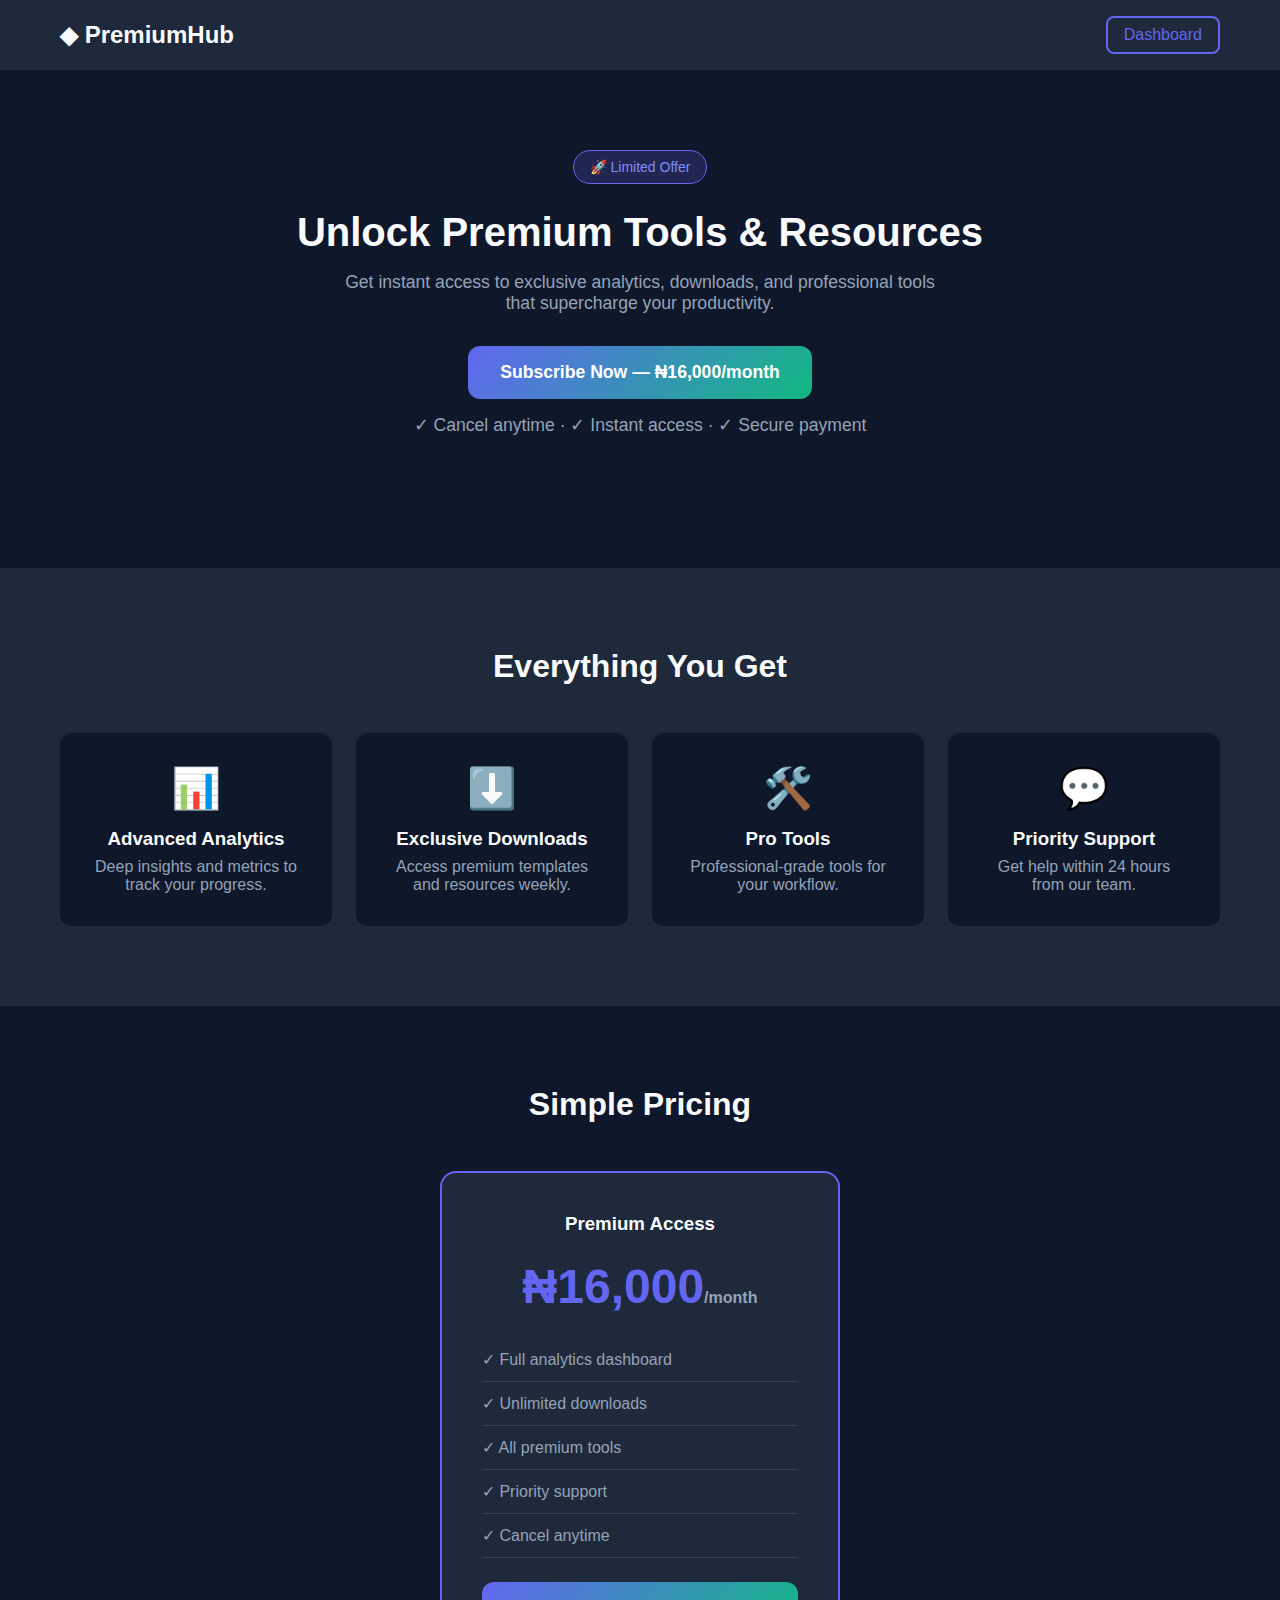
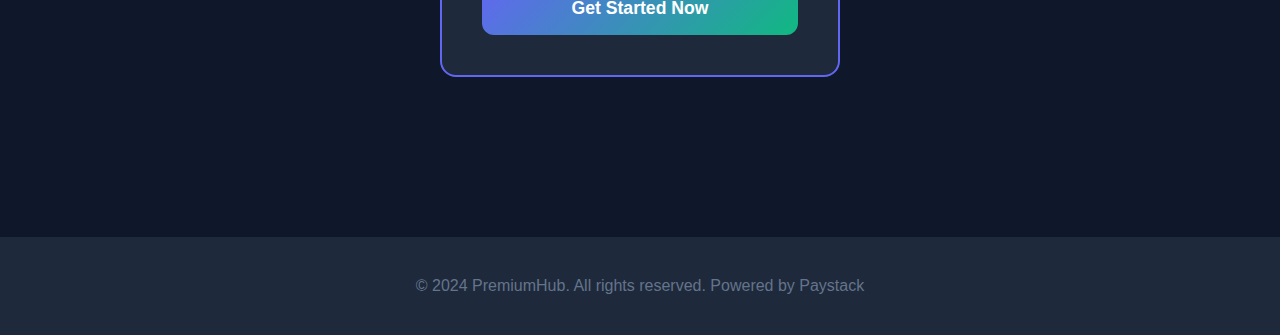
<file: index.html>
<!DOCTYPE html>
<html lang="en">
<head>
    <meta charset="UTF-8">
    <meta name="viewport" content="width=device-width, initial-scale=1.0">
    <title>PremiumHub | Subscribe Now</title>
    <script src="https://js.paystack.co/v1/inline.js"></script>
    <style>
        * { margin: 0; padding: 0; box-sizing: border-box; }
        body { font-family: -apple-system, BlinkMacSystemFont, 'Segoe UI', Roboto, sans-serif; background: #0f172a; color: #f8fafc; min-height: 100vh; }
        .container { max-width: 1200px; margin: 0 auto; padding: 0 20px; }
        
        /* Navbar */
        .navbar { background: #1e293b; padding: 16px 0; position: fixed; width: 100%; top: 0; z-index: 100; }
        .navbar .container { display: flex; justify-content: space-between; align-items: center; }
        .logo { font-size: 1.5rem; font-weight: 700; color: #f8fafc; text-decoration: none; }
        .nav-btn { background: transparent; border: 2px solid #6366f1; color: #6366f1; padding: 8px 16px; border-radius: 8px; cursor: pointer; text-decoration: none; }
        
        /* Hero */
        .hero { padding: 150px 20px 100px; text-align: center; }
        .badge { background: rgba(99,102,241,0.2); border: 1px solid #6366f1; padding: 8px 16px; border-radius: 50px; font-size: 0.875rem; color: #818cf8; display: inline-block; margin-bottom: 24px; }
        .hero h1 { font-size: 2.5rem; margin-bottom: 16px; line-height: 1.2; }
        .hero p { color: #94a3b8; font-size: 1.1rem; margin-bottom: 32px; max-width: 600px; margin-left: auto; margin-right: auto; }
        .btn-primary { background: linear-gradient(135deg, #6366f1, #10b981); color: white; border: none; padding: 16px 32px; font-size: 1.1rem; border-radius: 12px; cursor: pointer; font-weight: 600; }
        .btn-primary:hover { opacity: 0.9; }
        .hero-note { margin-top: 16px; color: #64748b; font-size: 0.875rem; }
        
        /* Features */
        .features { padding: 80px 20px; background: #1e293b; }
        .section-title { text-align: center; font-size: 2rem; margin-bottom: 48px; }
        .features-grid { display: grid; grid-template-columns: repeat(auto-fit, minmax(250px, 1fr)); gap: 24px; }
        .feature-card { background: #0f172a; padding: 32px; border-radius: 12px; text-align: center; }
        .feature-icon { font-size: 2.5rem; margin-bottom: 16px; }
        .feature-card h3 { margin-bottom: 8px; }
        .feature-card p { color: #94a3b8; }
        
        /* Pricing */
        .pricing { padding: 80px 20px; text-align: center; }
        .pricing-card { background: #1e293b; max-width: 400px; margin: 0 auto; border-radius: 16px; padding: 40px; border: 2px solid #6366f1; }
        .price { font-size: 3rem; font-weight: 800; color: #6366f1; margin: 24px 0; }
        .price span { font-size: 1rem; color: #94a3b8; }
        .pricing-features { list-style: none; text-align: left; margin: 24px 0; }
        .pricing-features li { padding: 12px 0; border-bottom: 1px solid #334155; color: #94a3b8; }
        .btn-block { width: 100%; }
        
        /* Modal */
        .modal { display: none; position: fixed; top: 0; left: 0; width: 100%; height: 100%; background: rgba(0,0,0,0.9); z-index: 1000; justify-content: center; align-items: center; padding: 20px; }
        .modal.active { display: flex; }
        .modal-content { background: #1e293b; padding: 40px; border-radius: 16px; width: 100%; max-width: 400px; position: relative; }
        .modal-close { position: absolute; top: 16px; right: 20px; font-size: 2rem; cursor: pointer; color: #94a3b8; }
        .modal-content h2 { margin-bottom: 8px; }
        .modal-content > p { color: #94a3b8; margin-bottom: 24px; }
        .form-group { margin-bottom: 20px; }
        .form-group label { display: block; margin-bottom: 8px; font-weight: 500; }
        .form-group input { width: 100%; padding: 14px; background: #0f172a; border: 1px solid #334155; border-radius: 8px; color: #f8fafc; font-size: 1rem; }
        .form-group input:focus { outline: none; border-color: #6366f1; }
        .modal-secure { text-align: center; margin-top: 16px; color: #64748b; font-size: 0.875rem; }
        
        /* Footer */
        .footer { background: #1e293b; padding: 40px 20px; text-align: center; margin-top: 80px; }
        .footer p { color: #64748b; }
    </style>
</head>
<body>
    <nav class="navbar">
        <div class="container">
            <a href="index.html" class="logo">◆ PremiumHub</a>
            <a href="dashboard.html" class="nav-btn">Dashboard</a>
        </div>
    </nav>

    <header class="hero">
        <span class="badge">🚀 Limited Offer</span>
        <h1>Unlock Premium Tools & Resources</h1>
        <p>Get instant access to exclusive analytics, downloads, and professional tools that supercharge your productivity.</p>
        <button class="btn-primary" onclick="openModal()">Subscribe Now — ₦16,000/month</button>
        <p class="hero-note">✓ Cancel anytime · ✓ Instant access · ✓ Secure payment</p>
    </header>

    <section class="features">
        <div class="container">
            <h2 class="section-title">Everything You Get</h2>
            <div class="features-grid">
                <div class="feature-card">
                    <div class="feature-icon">📊</div>
                    <h3>Advanced Analytics</h3>
                    <p>Deep insights and metrics to track your progress.</p>
                </div>
                <div class="feature-card">
                    <div class="feature-icon">⬇️</div>
                    <h3>Exclusive Downloads</h3>
                    <p>Access premium templates and resources weekly.</p>
                </div>
                <div class="feature-card">
                    <div class="feature-icon">🛠️</div>
                    <h3>Pro Tools</h3>
                    <p>Professional-grade tools for your workflow.</p>
                </div>
                <div class="feature-card">
                    <div class="feature-icon">💬</div>
                    <h3>Priority Support</h3>
                    <p>Get help within 24 hours from our team.</p>
                </div>
            </div>
        </div>
    </section>

    <section class="pricing">
        <div class="container">
            <h2 class="section-title">Simple Pricing</h2>
            <div class="pricing-card">
                <h3>Premium Access</h3>
                <div class="price">₦16,000<span>/month</span></div>
                <ul class="pricing-features">
                    <li>✓ Full analytics dashboard</li>
                    <li>✓ Unlimited downloads</li>
                    <li>✓ All premium tools</li>
                    <li>✓ Priority support</li>
                    <li>✓ Cancel anytime</li>
                </ul>
                <button class="btn-primary btn-block" onclick="openModal()">Get Started Now</button>
            </div>
        </div>
    </section>

    <footer class="footer">
        <p>© 2024 PremiumHub. All rights reserved. Powered by Paystack</p>
    </footer>

    <!-- Payment Modal -->
    <div id="paymentModal" class="modal">
        <div class="modal-content">
            <span class="modal-close" onclick="closeModal()">&times;</span>
            <h2>Complete Your Subscription</h2>
            <p>Enter your details to continue</p>
            <form id="paymentForm">
                <div class="form-group">
                    <label>Email Address</label>
                    <input type="email" id="email" placeholder="your@email.com" required>
                </div>
                <div class="form-group">
                    <label>Full Name</label>
                    <input type="text" id="name" placeholder="Your full name" required>
                </div>
                <button type="submit" class="btn-primary btn-block">Pay ₦16,000 with Paystack</button>
            </form>
            <p class="modal-secure">🔒 Secured by Paystack</p>
        </div>
    </div>

    <script>
        function openModal() {
            document.getElementById('paymentModal').classList.add('active');
        }

        function closeModal() {
            document.getElementById('paymentModal').classList.remove('active');
        }

        // Close modal when clicking outside
        document.getElementById('paymentModal').addEventListener('click', function(e) {
            if (e.target === this) closeModal();
        });

        // Handle form submit
        document.getElementById('paymentForm').addEventListener('submit', function(e) {
            e.preventDefault();
            
            var email = document.getElementById('email').value;
            var name = document.getElementById('name').value;

            var handler = PaystackPop.setup({
                key: 'pk_live_18794be9809d543f92489b74092f937800df5aa8',
                email: email,
                amount: 1600000,
                currency: 'NGN',
                ref: 'PH_' + Date.now(),
                metadata: {
                    custom_fields: [
                        { display_name: "Name", variable_name: "name", value: name }
                    ]
                },
                callback: function(response) {
                    // Verify with backend
                    fetch('https://paystack-backend-9g7t.onrender.com/verify/' + response.reference)
                        .then(function(res) { return res.json(); })
                        .then(function(data) {
                            if (data.success) {
                                localStorage.setItem('premiumhub_subscribed', 'true');
                                window.location.href = 'dashboard.html?status=success&ref=' + response.reference;
                            } else {
                                alert('Payment verified! Redirecting...');
                                window.location.href = 'dashboard.html?status=success&ref=' + response.reference;
                            }
                        })
                        .catch(function() {
                            // If backend is slow, still redirect
                            window.location.href = 'dashboard.html?status=success&ref=' + response.reference;
                        });
                },
                onClose: function() {
                    alert('Payment cancelled');
                }
            });

            handler.openIframe();
        });
    </script>
</body>
  </html>
</file>
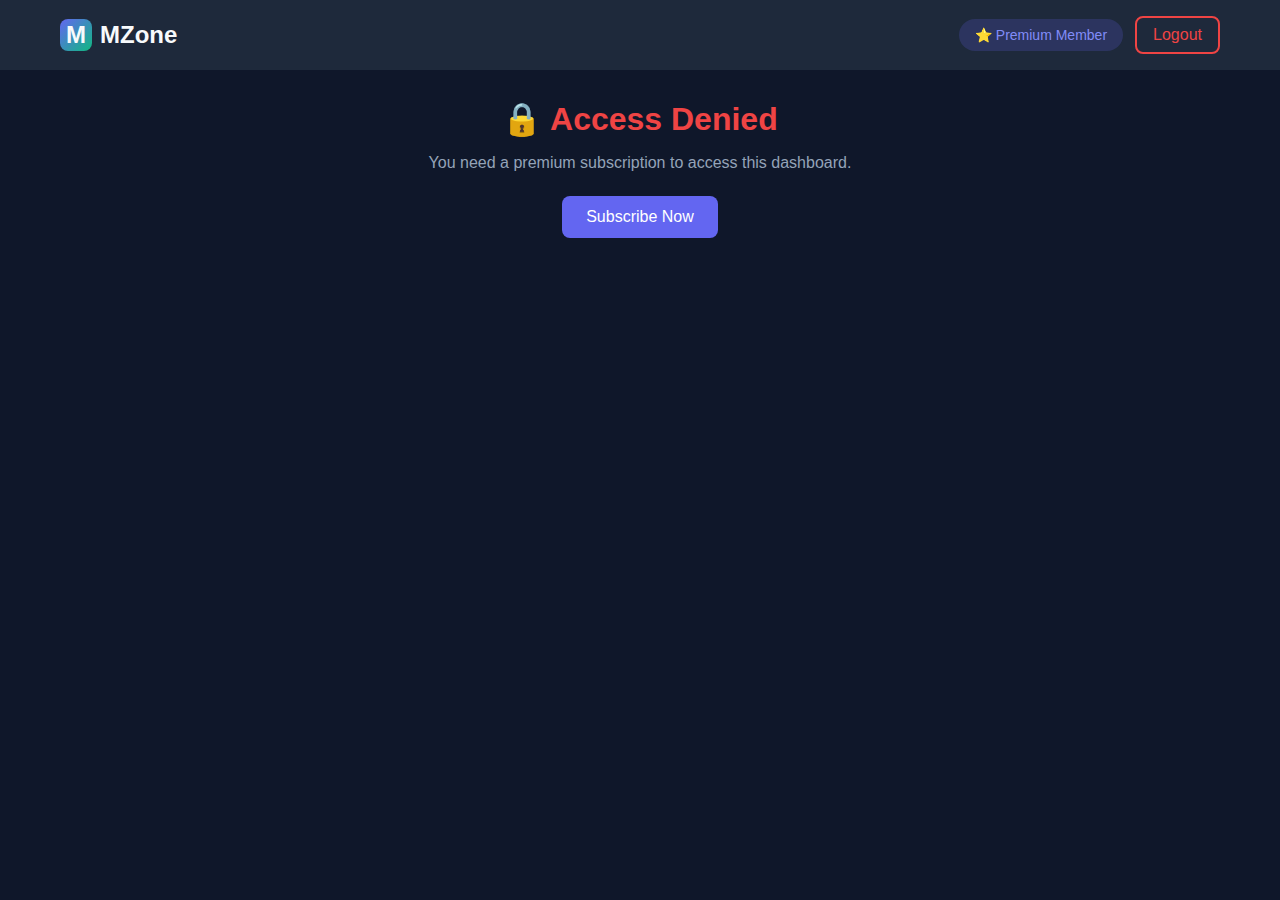
<file: dashboard.html>
<!DOCTYPE html>
<html lang="en">
<head>
    <meta charset="UTF-8">
    <meta name="viewport" content="width=device-width, initial-scale=1.0">
    <title>Dashboard | MZone</title>
    <link rel="manifest" href="manifest.json">
    <meta name="theme-color" content="#6366f1">
    <style>
        * { margin: 0; padding: 0; box-sizing: border-box; }
        body { font-family: -apple-system, BlinkMacSystemFont, 'Segoe UI', Roboto, sans-serif; background: #0f172a; color: #f8fafc; min-height: 100vh; }
        .container { max-width: 1200px; margin: 0 auto; padding: 0 20px; }
        
        .navbar { background: #1e293b; padding: 16px 0; position: fixed; width: 100%; top: 0; z-index: 100; }
        .navbar .container { display: flex; justify-content: space-between; align-items: center; }
        .logo { font-size: 1.5rem; font-weight: 700; color: #f8fafc; text-decoration: none; display: flex; align-items: center; gap: 8px; }
        .logo-icon { width: 32px; height: 32px; background: linear-gradient(135deg, #6366f1, #10b981); border-radius: 8px; display: flex; align-items: center; justify-content: center; font-weight: bold; }
        .user-badge { background: rgba(99,102,241,0.2); padding: 8px 16px; border-radius: 50px; color: #818cf8; font-size: 0.875rem; }
        .nav-btn { background: transparent; border: 2px solid #ef4444; color: #ef4444; padding: 8px 16px; border-radius: 8px; cursor: pointer; text-decoration: none; margin-left: 12px; }
        
        .dashboard-main { padding: 100px 20px 40px; }
        
        .welcome-card { background: linear-gradient(135deg, #6366f1, #10b981); padding: 40px; border-radius: 16px; margin-bottom: 32px; }
        .welcome-card h1 { font-size: 2rem; margin-bottom: 8px; }
        .welcome-card p { opacity: 0.9; }
        
        .stats-grid { display: grid; grid-template-columns: repeat(auto-fit, minmax(200px, 1fr)); gap: 20px; margin-bottom: 32px; }
        .stat-card { background: #1e293b; padding: 24px; border-radius: 12px; text-align: center; }
        .stat-icon { font-size: 2rem; margin-bottom: 8px; }
        .stat-number { font-size: 2rem; font-weight: 700; color: #6366f1; }
        .stat-label { color: #94a3b8; font-size: 0.875rem; }
        
        .section-title { font-size: 1.5rem; margin-bottom: 20px; }
        
        .content-grid { display: grid; grid-template-columns: repeat(auto-fit, minmax(300px, 1fr)); gap: 24px; }
        .content-card { background: #1e293b; padding: 24px; border-radius: 12px; }
        .content-card h3 { margin-bottom: 16px; display: flex; align-items: center; gap: 8px; }
        
        .download-item { display: flex; justify-content: space-between; align-items: center; padding: 12px 0; border-bottom: 1px solid #334155; }
        .download-item:last-child { border-bottom: none; }
        .download-btn { background: #6366f1; color: white; border: none; padding: 8px 16px; border-radius: 6px; cursor: pointer; font-size: 0.875rem; }
        
        .tool-grid { display: grid; grid-template-columns: repeat(2, 1fr); gap: 12px; }
        .tool-item { background: #0f172a; padding: 16px; border-radius: 8px; text-align: center; cursor: pointer; }
        .tool-item:hover { background: #334155; }
        .tool-icon { font-size: 1.5rem; margin-bottom: 8px; }
        .tool-name { font-size: 0.875rem; }
        
        .activity-item { display: flex; align-items: center; gap: 12px; padding: 12px 0; border-bottom: 1px solid #334155; }
        .activity-item:last-child { border-bottom: none; }
        .activity-dot { width: 8px; height: 8px; background: #10b981; border-radius: 50%; }
        .activity-text { flex: 1; }
        .activity-time { color: #64748b; font-size: 0.75rem; }
        
        .access-denied { text-align: center; padding: 100px 20px; }
        .access-denied h1 { color: #ef4444; margin-bottom: 16px; }
        .access-denied p { color: #94a3b8; margin-bottom: 24px; }
        .access-denied .btn { background: #6366f1; color: white; padding: 12px 24px; border-radius: 8px; text-decoration: none; display: inline-block; }
        
        .hidden { display: none; }
    </style>
</head>
<body>
    <nav class="navbar">
        <div class="container">
            <a href="index.html" class="logo">
                <span class="logo-icon">M</span>
                MZone
            </a>
            <div style="display: flex; align-items: center;">
                <span class="user-badge">⭐ Premium Member</span>
                <a href="index.html" class="nav-btn">Logout</a>
            </div>
        </div>
    </nav>

    <!-- Access Denied Screen -->
    <div id="accessDenied" class="access-denied hidden">
        <h1>🔒 Access Denied</h1>
        <p>You need a premium subscription to access this dashboard.</p>
        <a href="index.html" class="btn">Subscribe Now</a>
    </div>

    <!-- Dashboard Content -->
    <main id="dashboardContent" class="dashboard-main hidden">
        <div class="container">
            <div class="welcome-card">
                <h1>Welcome to MZone! 🎉</h1>
                <p>You now have full access to all premium features and resources.</p>
            </div>

            <div class="stats-grid">
                <div class="stat-card">
                    <div class="stat-icon">📊</div>
                    <div class="stat-number">24</div>
                    <div class="stat-label">Analytics Reports</div>
                </div>
                <div class="stat-card">
                    <div class="stat-icon">⬇️</div>
                    <div class="stat-number">156</div>
                    <div class="stat-label">Downloads Available</div>
                </div>
                <div class="stat-card">
                    <div class="stat-icon">🛠️</div>
                    <div class="stat-number">12</div>
                    <div class="stat-label">Pro Tools</div>
                </div>
                <div class="stat-card">
                    <div class="stat-icon">⭐</div>
                    <div class="stat-number">∞</div>
                    <div class="stat-label">Unlimited Access</div>
                </div>
            </div>

            <div class="content-grid">
                <div class="content-card">
                    <h3>📥 Premium Downloads</h3>
                    <div class="download-item">
                        <span>Business Plan Template</span>
                        <button class="download-btn">Download</button>
                    </div>
                    <div class="download-item">
                        <span>Financial Spreadsheet</span>
                        <button class="download-btn">Download</button>
                    </div>
                    <div class="download-item">
                        <span>Marketing Guide</span>
                        <button class="download-btn">Download</button>
                    </div>
                    <div class="download-item">
                        <span>Social Media Templates</span>
                        <button class="download-btn">Download</button>
                    </div>
                </div>

                <div class="content-card">
                    <h3>🛠️ Pro Tools</h3>
                    <div class="tool-grid">
                        <div class="tool-item">
                            <div class="tool-icon">📈</div>
                            <div class="tool-name">Analytics</div>
                        </div>
                        <div class="tool-item">
                            <div class="tool-icon">✍️</div>
                            <div class="tool-name">Content AI</div>
                        </div>
                        <div class="tool-item">
                            <div class="tool-icon">🔍</div>
                            <div class="tool-name">SEO Tool</div>
                        </div>
                        <div class="tool-item">
                            <div class="tool-icon">💰</div>
                            <div class="tool-name">Budget</div>
                        </div>
                    </div>
                </div>

                <div class="content-card">
                    <h3>📋 Recent Activity</h3>
                    <div class="activity-item">
                        <span class="activity-dot"></span>
                        <span class="activity-text">Subscription activated</span>
                        <span class="activity-time">Just now</span>
                    </div>
                    <div class="activity-item">
                        <span class="activity-dot"></span>
                        <span class="activity-text">Payment successful</span>
                        <span class="activity-time">Just now</span>
                    </div>
                    <div class="activity-item">
                        <span class="activity-dot"></span>
                        <span class="activity-text">Account created</span>
                        <span class="activity-time">Today</span>
                    </div>
                </div>

                <div class="content-card">
                    <h3>💡 Quick Actions</h3>
                    <div class="tool-grid">
                        <div class="tool-item">
                            <div class="tool-icon">📚</div>
                            <div class="tool-name">Resources</div>
                        </div>
                        <div class="tool-item">
                            <div class="tool-icon">🎓</div>
                            <div class="tool-name">Tutorials</div>
                        </div>
                        <div class="tool-item">
                            <div class="tool-icon">💬</div>
                            <div class="tool-name">Support</div>
                        </div>
                        <div class="tool-item">
                            <div class="tool-icon">⚙️</div>
                            <div class="tool-name">Settings</div>
                        </div>
                    </div>
                </div>
            </div>
        </div>
    </main>

    <script>
        // Check access
        function checkAccess() {
            const urlParams = new URLSearchParams(window.location.search);
            const adminKey = urlParams.get('admin');
            const status = urlParams.get('status');
            const isSubscribed = localStorage.getItem('mzone_subscribed');
            
            // Admin bypass - KAI KAWAI!
            if (adminKey === 'mzone2024') {
                showDashboard();
                return;
            }
            
            // Paid user
            if (status === 'success' || isSubscribed === 'true') {
                localStorage.setItem('mzone_subscribed', 'true');
                showDashboard();
                return;
            }
            
            // No access
            showAccessDenied();
        }

        function showDashboard() {
            document.getElementById('dashboardContent').classList.remove('hidden');
            document.getElementById('accessDenied').classList.add('hidden');
        }

        function showAccessDenied() {
            document.getElementById('accessDenied').classList.remove('hidden');
            document.getElementById('dashboardContent').classList.add('hidden');
        }

        // Run on page load
        checkAccess();
    </script>
</body>
</html>
</file>
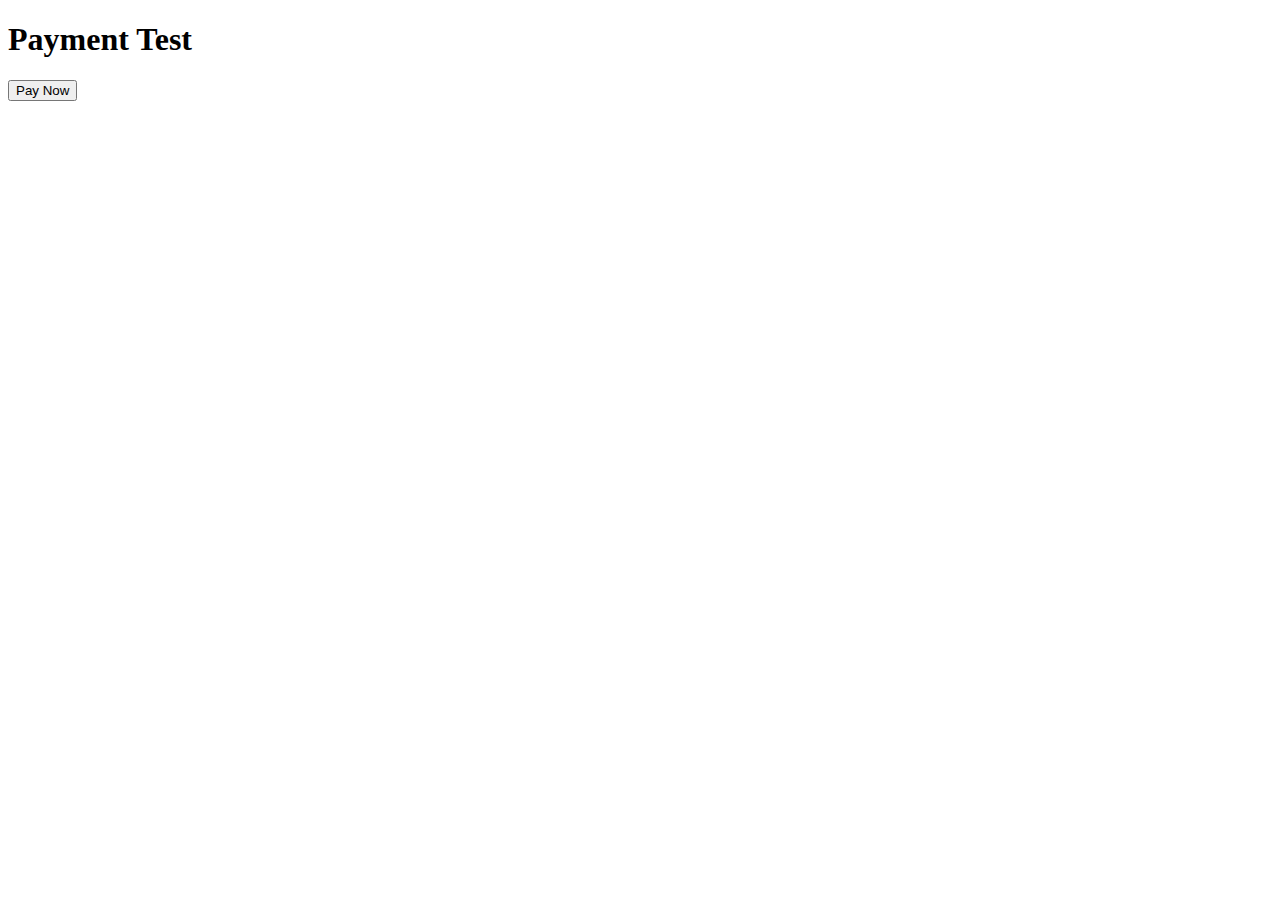
<file: test.html>
<!DOCTYPE html>
<html>
<head>
    <title>Test</title>
    <script src="https://js.paystack.co/v1/inline.js"></script>
</head>
<body>
    <h1>Payment Test</h1>
    <button id="payBtn">Pay Now</button>

    <script>
        document.getElementById('payBtn').addEventListener('click', function() {
            var handler = PaystackPop.setup({
                key: 'pk_test_ab6a57e4c8fd4dfc8073528b6ac4e88833001c11',
                email: 'test@email.com',
                amount: 1600000,
                currency: 'NGN',
                callback: function(response) {
                    alert('Payment complete! Reference: ' + response.reference);
                },
                onClose: function() {
                    alert('Window closed');
                }
            });
            handler.openIframe();
        });
    </script>
</body>
</html>
</file>
